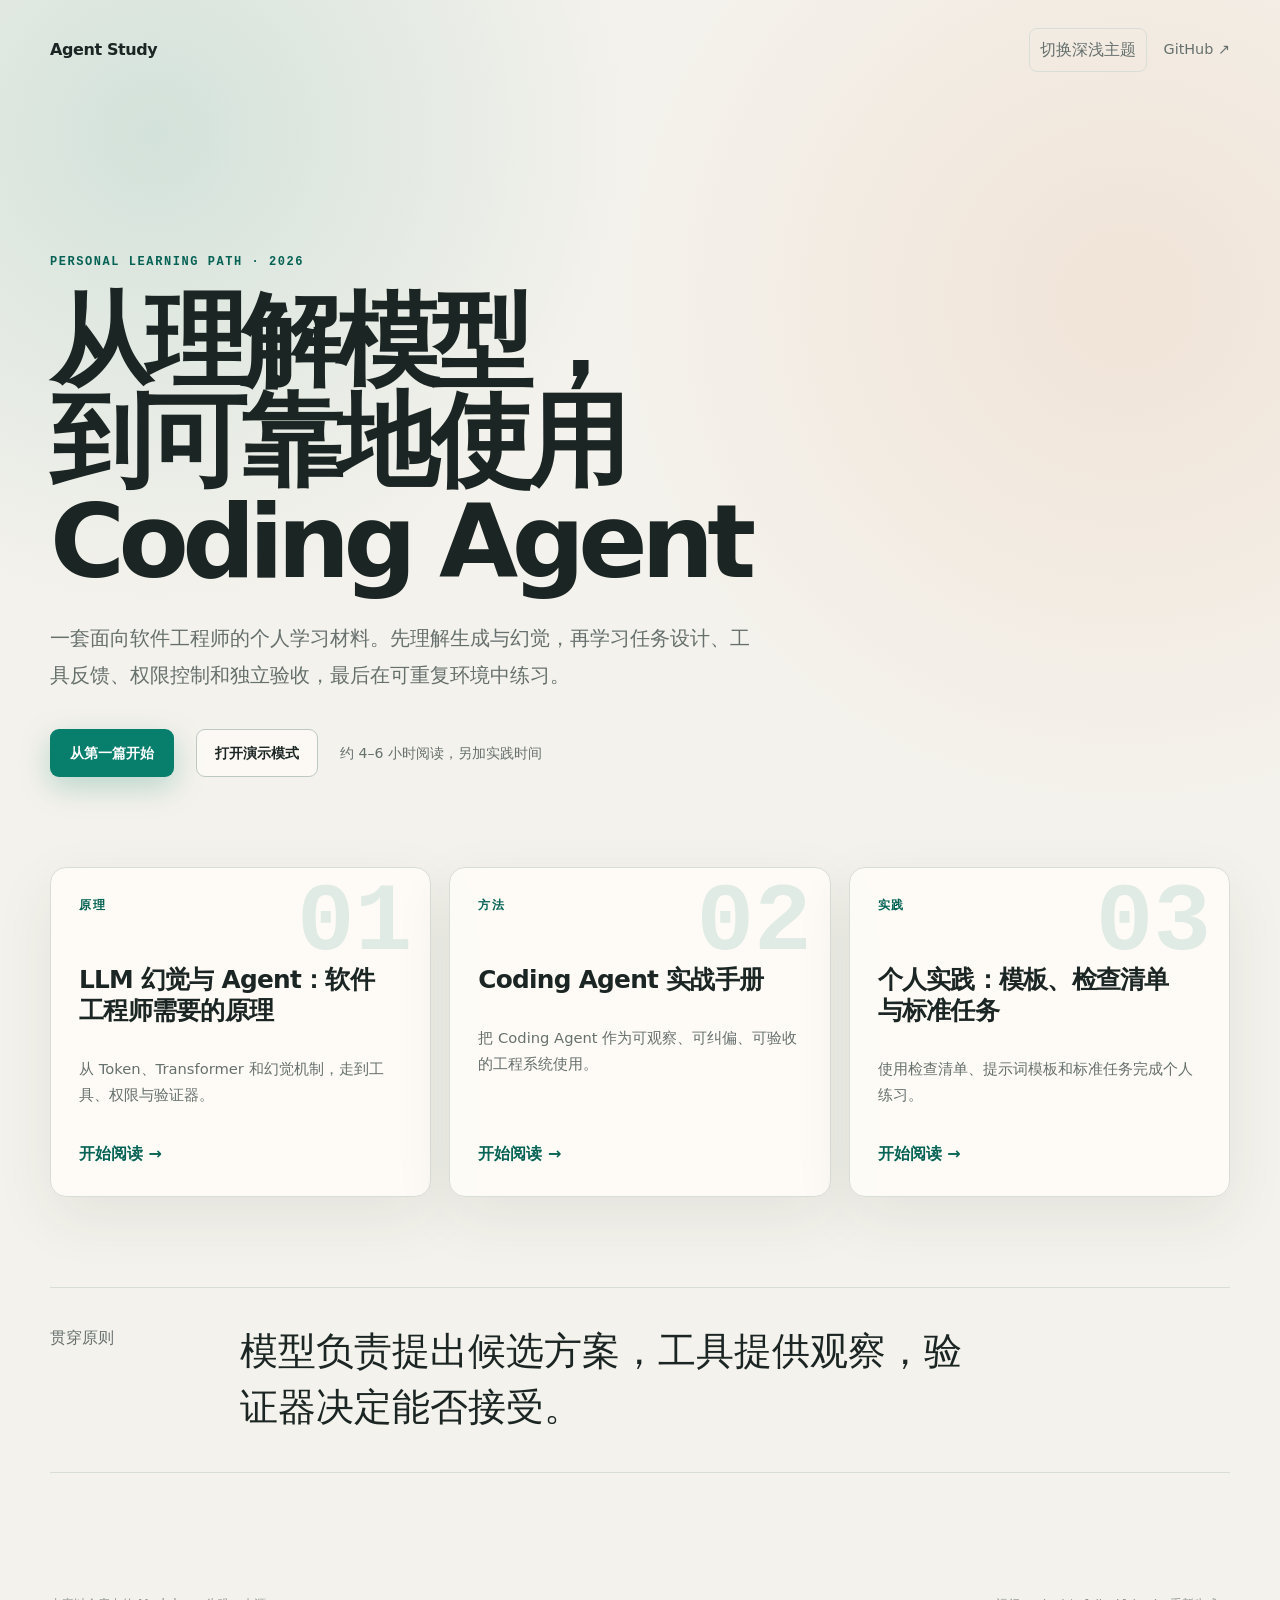
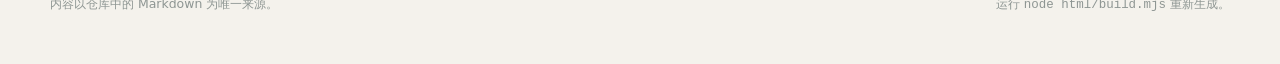
<file: html/index.html>
<!doctype html>
<html lang="zh-CN">
<head>
  <meta charset="utf-8">
  <meta name="viewport" content="width=device-width, initial-scale=1">
  <meta name="description" content="从 LLM 原理到 Coding Agent 实践的个人学习手册。">
  <title>Agent Study · 个人学习手册</title>
  <link rel="stylesheet" href="assets/style.css?v=20260726-10">
  <script defer src="assets/app.js?v=20260726-10"></script>
</head>
<body class="home-page">
  <header class="home-header">
    <a class="brand compact" href="index.html">Agent Study</a>
    <div>
      <button class="theme-button theme-toggle" type="button">切换深浅主题</button>
      <a class="github-link" href="https://github.com/jjdak/agentStudy" target="_blank" rel="noreferrer">GitHub ↗</a>
    </div>
  </header>
  <main class="home-main">
    <section class="hero">
      <p class="hero-kicker">PERSONAL LEARNING PATH · 2026</p>
      <h1>从理解模型，<br>到可靠地使用 Coding Agent</h1>
      <p class="hero-lead">一套面向软件工程师的个人学习材料。先理解生成与幻觉，再学习任务设计、工具反馈、权限控制和独立验收，最后在可重复环境中练习。</p>
      <div class="hero-actions">
        <a class="primary-button" href="01_foundations.html">从第一篇开始</a>
        <a class="secondary-button" href="01_foundations_slides.html">打开演示模式</a>
        <span>约 4–6 小时阅读，另加实践时间</span>
      </div>
    </section>
    <section class="learning-path" aria-label="学习路径">
      <a class="home-card" href="01_foundations.html">
      <span class="card-index">01</span>
      <span class="card-eyebrow">原理</span>
      <h2>LLM 幻觉与 Agent：软件工程师需要的原理</h2>
      <p>从 Token、Transformer 和幻觉机制，走到工具、权限与验证器。</p>
      <span class="card-action">开始阅读 →</span>
    </a>
<a class="home-card" href="02_coding_agent_playbook.html">
      <span class="card-index">02</span>
      <span class="card-eyebrow">方法</span>
      <h2>Coding Agent 实战手册</h2>
      <p>把 Coding Agent 作为可观察、可纠偏、可验收的工程系统使用。</p>
      <span class="card-action">开始阅读 →</span>
    </a>
<a class="home-card" href="03_personal_practice.html">
      <span class="card-index">03</span>
      <span class="card-eyebrow">实践</span>
      <h2>个人实践：模板、检查清单与标准任务</h2>
      <p>使用检查清单、提示词模板和标准任务完成个人练习。</p>
      <span class="card-action">开始阅读 →</span>
    </a>
    </section>
    <section class="principle-strip">
      <p>贯穿原则</p>
      <strong>模型负责提出候选方案，工具提供观察，验证器决定能否接受。</strong>
    </section>
  </main>
  <footer class="home-footer">
    <span>内容以仓库中的 Markdown 为唯一来源。</span>
    <span>运行 <code>node html/build.mjs</code> 重新生成。</span>
  </footer>
</body>
</html>
</file>
<file: html/assets/style.css>
:root {
  color-scheme: light;
  --bg: #f4f2ec;
  --surface: #fffdf8;
  --surface-strong: #ffffff;
  --text: #1b2523;
  --muted: #66706d;
  --faint: #8e9693;
  --line: #d9ddd7;
  --line-strong: #bdc8c2;
  --accent: #087f6d;
  --accent-dark: #056254;
  --accent-soft: #dceee8;
  --warm: #d97941;
  --code-bg: #17211f;
  --code-text: #e8efec;
  --shadow: 0 20px 60px rgba(28, 45, 41, 0.08);
  --sidebar-width: 280px;
  --toc-width: 250px;
  --content-width: 800px;
  font-family:
    Inter, "SF Pro Text", "PingFang SC", "Noto Sans CJK SC", "Microsoft YaHei",
    system-ui, sans-serif;
}

:root[data-theme="dark"] {
  color-scheme: dark;
  --bg: #101715;
  --surface: #151e1b;
  --surface-strong: #1a2521;
  --text: #e9eeeb;
  --muted: #a7b2ad;
  --faint: #7e8b86;
  --line: #2b3934;
  --line-strong: #40534b;
  --accent: #54c5ad;
  --accent-dark: #82dbc8;
  --accent-soft: #203b34;
  --warm: #ef9b68;
  --code-bg: #0b100f;
  --code-text: #e8efec;
  --shadow: 0 20px 60px rgba(0, 0, 0, 0.22);
}

* {
  box-sizing: border-box;
}

html {
  scroll-behavior: smooth;
}

body {
  margin: 0;
  background: var(--bg);
  color: var(--text);
  line-height: 1.75;
  -webkit-font-smoothing: antialiased;
}

a {
  color: var(--accent-dark);
  text-decoration-thickness: 1px;
  text-underline-offset: 0.2em;
}

button,
a {
  -webkit-tap-highlight-color: transparent;
}

button {
  font: inherit;
}

.reading-progress {
  position: fixed;
  inset: 0 0 auto 0;
  z-index: 100;
  height: 3px;
  background: transparent;
}

.reading-progress span {
  display: block;
  width: 0;
  height: 100%;
  background: linear-gradient(90deg, var(--accent), var(--warm));
}

.site-layout {
  display: grid;
  grid-template-columns: var(--sidebar-width) minmax(0, 1fr) var(--toc-width);
  min-height: 100vh;
}

.sidebar {
  position: sticky;
  top: 0;
  display: flex;
  flex-direction: column;
  height: 100vh;
  padding: 30px 24px 24px;
  border-right: 1px solid var(--line);
  background: color-mix(in srgb, var(--surface) 86%, transparent);
  backdrop-filter: blur(16px);
}

.brand {
  display: flex;
  gap: 12px;
  align-items: center;
  color: var(--text);
  text-decoration: none;
}

.brand-mark {
  display: grid;
  width: 38px;
  height: 38px;
  place-items: center;
  border-radius: 10px;
  background: var(--accent);
  color: #fff;
  font-family: ui-monospace, monospace;
  font-weight: 800;
}

.brand strong,
.brand small {
  display: block;
}

.brand strong {
  letter-spacing: -0.02em;
}

.brand small {
  margin-top: 2px;
  color: var(--muted);
  font-size: 0.74rem;
}

.chapter-nav {
  display: grid;
  gap: 8px;
  margin-top: 42px;
}

.chapter-link {
  display: grid;
  grid-template-columns: 30px 1fr;
  gap: 8px;
  align-items: start;
  padding: 11px 12px;
  border-radius: 10px;
  color: var(--muted);
  font-size: 0.85rem;
  line-height: 1.45;
  text-decoration: none;
}

.chapter-link:hover {
  background: var(--accent-soft);
  color: var(--text);
}

.chapter-link.is-active {
  background: var(--accent-soft);
  color: var(--accent-dark);
  font-weight: 650;
}

.chapter-number {
  color: var(--faint);
  font-family: ui-monospace, "SFMono-Regular", monospace;
  font-size: 0.72rem;
}

.sidebar-footer {
  display: grid;
  gap: 10px;
  margin-top: auto;
  color: var(--muted);
  font-size: 0.78rem;
}

.sidebar-footer a {
  color: inherit;
  text-decoration: none;
}

.sidebar-footer .presentation-entry {
  width: 100%;
  padding: 9px 11px;
  border: 1px solid color-mix(in srgb, var(--accent) 40%, var(--line));
  border-radius: 8px;
  background: var(--accent-soft);
  color: var(--accent-dark);
  font-weight: 700;
}

.theme-button {
  width: fit-content;
  padding: 7px 10px;
  border: 1px solid var(--line);
  border-radius: 8px;
  background: transparent;
  color: var(--muted);
  cursor: pointer;
}

.theme-button:hover {
  border-color: var(--line-strong);
  color: var(--text);
}

.document-main {
  min-width: 0;
  padding: 64px clamp(28px, 5vw, 80px) 110px;
}

.document {
  max-width: var(--content-width);
  margin: 0 auto;
}

.document > h1:first-child {
  margin: 0 0 24px;
  font-size: clamp(2.25rem, 5vw, 4.1rem);
  line-height: 1.08;
  letter-spacing: -0.045em;
}

.document h2,
.document h3,
.document h4 {
  position: relative;
  scroll-margin-top: 28px;
  line-height: 1.3;
  letter-spacing: -0.02em;
}

.document h2 {
  margin: 4.2rem 0 1.2rem;
  padding-top: 1.5rem;
  border-top: 1px solid var(--line);
  font-size: clamp(1.55rem, 2.5vw, 2.05rem);
}

.document h3 {
  margin: 2.8rem 0 1rem;
  font-size: 1.3rem;
}

.document h4 {
  margin: 2rem 0 0.7rem;
  font-size: 1.06rem;
}

.heading-anchor {
  margin-left: 0.4em;
  color: var(--faint);
  font-weight: 400;
  opacity: 0;
  text-decoration: none;
}

.document h2:hover .heading-anchor,
.document h3:hover .heading-anchor,
.document h4:hover .heading-anchor {
  opacity: 1;
}

.document p {
  margin: 0.9rem 0;
}

.document strong {
  color: color-mix(in srgb, var(--text) 88%, var(--accent));
}

.document blockquote {
  margin: 1.5rem 0 2.5rem;
  padding: 18px 22px;
  border: 1px solid color-mix(in srgb, var(--accent) 25%, var(--line));
  border-left: 4px solid var(--accent);
  border-radius: 0 12px 12px 0;
  background: var(--accent-soft);
  color: var(--text);
}

.document blockquote p {
  margin: 0;
}

.document ul,
.document ol {
  padding-left: 1.5rem;
}

.document li {
  margin: 0.45rem 0;
  padding-left: 0.25rem;
}

.task-item {
  list-style: none;
  margin-left: -1.5rem !important;
}

.task-item input {
  width: 1.05rem;
  height: 1.05rem;
  margin-right: 0.45rem;
  accent-color: var(--accent);
  vertical-align: -0.12rem;
}

.document code {
  padding: 0.15em 0.38em;
  border: 1px solid var(--line);
  border-radius: 5px;
  background: color-mix(in srgb, var(--surface-strong) 68%, var(--accent-soft));
  font-family: "SFMono-Regular", Consolas, "Liberation Mono", monospace;
  font-size: 0.88em;
}

.code-block {
  position: relative;
  margin: 1.5rem 0;
}

.code-block pre {
  overflow-x: auto;
  margin: 0;
  padding: 20px 22px;
  border: 1px solid color-mix(in srgb, var(--line) 60%, transparent);
  border-radius: 12px;
  background: var(--code-bg);
  box-shadow: var(--shadow);
  color: var(--code-text);
  line-height: 1.55;
}

.code-block pre code {
  padding: 0;
  border: 0;
  background: transparent;
  color: inherit;
  font-size: 0.84rem;
}

.copy-code {
  position: absolute;
  z-index: 1;
  top: 10px;
  right: 10px;
  padding: 4px 9px;
  border: 1px solid rgba(255, 255, 255, 0.2);
  border-radius: 6px;
  background: rgba(255, 255, 255, 0.08);
  color: #bfcac6;
  cursor: pointer;
  font-size: 0.72rem;
}

.math-block {
  overflow-x: auto;
  margin: 1.5rem 0;
  padding: 16px;
  border: 1px solid var(--line);
  border-radius: 12px;
  background: var(--surface-strong);
  text-align: center;
}

.mermaid {
  overflow-x: auto;
  margin: 1.7rem 0;
  padding: 20px;
  border: 1px solid var(--line);
  border-radius: 14px;
  background: var(--surface-strong);
  box-shadow: var(--shadow);
  text-align: center;
}

.document img {
  display: block;
  max-width: 100%;
  height: auto;
  margin: 1.8rem auto 0.8rem;
  border: 1px solid var(--line);
  border-radius: 14px;
  background: #fff;
  box-shadow: var(--shadow);
}

.image-link {
  display: block;
  text-decoration: none;
}

.document p > em:first-child:last-child {
  display: block;
  color: var(--muted);
  font-size: 0.86rem;
  line-height: 1.6;
}

.table-wrap {
  overflow-x: auto;
  margin: 1.6rem 0;
  border: 1px solid var(--line);
  border-radius: 12px;
}

table {
  width: 100%;
  border-collapse: collapse;
  background: var(--surface-strong);
  font-size: 0.88rem;
}

th,
td {
  padding: 11px 13px;
  border-bottom: 1px solid var(--line);
  text-align: left;
  vertical-align: top;
}

th {
  background: var(--accent-soft);
  color: var(--text);
  font-weight: 680;
}

tr:last-child td {
  border-bottom: 0;
}

.page-toc {
  position: sticky;
  top: 0;
  align-self: start;
  max-height: 100vh;
  overflow-y: auto;
  padding: 66px 26px 30px 0;
  font-size: 0.76rem;
}

.toc-title {
  margin-bottom: 12px;
  color: var(--text);
  font-weight: 700;
}

.toc-link {
  display: block;
  margin: 0 0 9px;
  border-left: 2px solid var(--line);
  color: var(--muted);
  line-height: 1.45;
  text-decoration: none;
}

.toc-link:hover,
.toc-link.is-current {
  border-color: var(--accent);
  color: var(--accent-dark);
}

.toc-level-2 {
  padding-left: 10px;
}

.toc-level-3 {
  padding-left: 22px;
}

.back-to-top {
  display: inline-block;
  margin-top: 14px;
  color: var(--faint);
  text-decoration: none;
}

.page-switcher {
  display: grid;
  grid-template-columns: 1fr 1fr;
  gap: 16px;
  margin-top: 5rem;
  padding-top: 2rem;
  border-top: 1px solid var(--line);
}

.page-switcher a {
  display: flex;
  flex-direction: column;
  min-height: 100px;
  justify-content: center;
  padding: 18px;
  border: 1px solid var(--line);
  border-radius: 12px;
  background: var(--surface);
  color: var(--text);
  text-decoration: none;
}

.page-switcher a:hover {
  border-color: var(--accent);
  transform: translateY(-1px);
}

.page-switcher .next {
  text-align: right;
}

.page-switcher span {
  color: var(--faint);
  font-size: 0.72rem;
}

.mobile-header {
  display: none;
}

.home-page {
  min-height: 100vh;
  background:
    radial-gradient(circle at 12% 8%, color-mix(in srgb, var(--accent) 14%, transparent), transparent 30rem),
    radial-gradient(circle at 88% 18%, color-mix(in srgb, var(--warm) 12%, transparent), transparent 32rem),
    var(--bg);
}

.home-header,
.home-main,
.home-footer {
  width: min(1180px, calc(100% - 48px));
  margin-inline: auto;
}

.home-header {
  display: flex;
  justify-content: space-between;
  align-items: center;
  padding: 28px 0;
}

.home-header > div {
  display: flex;
  gap: 16px;
  align-items: center;
}

.brand.compact {
  font-weight: 750;
  letter-spacing: -0.025em;
}

.github-link {
  color: var(--muted);
  font-size: 0.9rem;
  text-decoration: none;
}

.hero {
  max-width: 920px;
  padding: clamp(70px, 11vw, 140px) 0 90px;
}

.hero-kicker,
.card-eyebrow {
  color: var(--accent-dark);
  font-family: ui-monospace, "SFMono-Regular", monospace;
  font-size: 0.75rem;
  font-weight: 750;
  letter-spacing: 0.13em;
}

.hero h1 {
  max-width: 870px;
  margin: 18px 0 28px;
  font-size: clamp(3rem, 8vw, 6.5rem);
  line-height: 0.98;
  letter-spacing: -0.065em;
}

.hero-lead {
  max-width: 710px;
  color: var(--muted);
  font-size: clamp(1.05rem, 2vw, 1.27rem);
  line-height: 1.8;
}

.hero-actions {
  display: flex;
  gap: 22px;
  align-items: center;
  margin-top: 36px;
  color: var(--muted);
  font-size: 0.88rem;
}

.primary-button {
  display: inline-flex;
  min-height: 48px;
  align-items: center;
  padding: 0 20px;
  border-radius: 9px;
  background: var(--accent);
  box-shadow: 0 10px 30px color-mix(in srgb, var(--accent) 25%, transparent);
  color: #fff;
  font-weight: 700;
  text-decoration: none;
}

.primary-button:hover {
  background: var(--accent-dark);
}

.secondary-button {
  display: inline-flex;
  min-height: 48px;
  align-items: center;
  padding: 0 18px;
  border: 1px solid var(--line-strong);
  border-radius: 9px;
  background: color-mix(in srgb, var(--surface) 72%, transparent);
  color: var(--text);
  font-weight: 700;
  text-decoration: none;
}

.secondary-button:hover {
  border-color: var(--accent);
  color: var(--accent-dark);
}

.learning-path {
  display: grid;
  grid-template-columns: repeat(3, 1fr);
  gap: 18px;
}

.home-card {
  position: relative;
  display: flex;
  min-height: 330px;
  flex-direction: column;
  padding: 28px;
  overflow: hidden;
  border: 1px solid var(--line);
  border-radius: 16px;
  background: color-mix(in srgb, var(--surface) 88%, transparent);
  box-shadow: var(--shadow);
  color: var(--text);
  text-decoration: none;
  transition:
    transform 150ms ease,
    border-color 150ms ease;
}

.home-card:hover {
  border-color: var(--accent);
  transform: translateY(-4px);
}

.card-index {
  position: absolute;
  top: 8px;
  right: 18px;
  color: color-mix(in srgb, var(--accent) 12%, transparent);
  font-family: ui-monospace, monospace;
  font-size: 6rem;
  font-weight: 800;
  line-height: 1;
}

.home-card h2 {
  position: relative;
  max-width: 300px;
  margin: 48px 0 14px;
  font-size: 1.55rem;
  line-height: 1.25;
  letter-spacing: -0.03em;
}

.home-card p {
  position: relative;
  color: var(--muted);
  font-size: 0.92rem;
}

.card-action {
  margin-top: auto;
  color: var(--accent-dark);
  font-weight: 700;
}

.principle-strip {
  display: grid;
  grid-template-columns: 160px 1fr;
  gap: 30px;
  margin: 90px 0;
  padding: 36px 0;
  border-top: 1px solid var(--line);
  border-bottom: 1px solid var(--line);
}

.principle-strip p {
  margin: 0;
  color: var(--muted);
}

.principle-strip strong {
  max-width: 750px;
  font-family: Georgia, "Noto Serif CJK SC", serif;
  font-size: clamp(1.45rem, 3vw, 2.4rem);
  font-weight: 500;
  line-height: 1.45;
}

.home-footer {
  display: flex;
  justify-content: space-between;
  padding: 30px 0 50px;
  color: var(--faint);
  font-size: 0.78rem;
}

.home-footer code {
  font-family: ui-monospace, monospace;
}

.icon-button {
  display: grid;
  width: 38px;
  height: 38px;
  place-items: center;
  border: 1px solid var(--line);
  border-radius: 8px;
  background: var(--surface);
  color: var(--text);
  cursor: pointer;
}

@media (max-width: 1180px) {
  .site-layout {
    grid-template-columns: var(--sidebar-width) minmax(0, 1fr);
  }

  .page-toc {
    display: none;
  }
}

@media (max-width: 780px) {
  .site-layout {
    display: block;
  }

  .mobile-header {
    position: sticky;
    z-index: 50;
    top: 0;
    display: flex;
    min-height: 58px;
    justify-content: space-between;
    align-items: center;
    padding: 9px 16px;
    border-bottom: 1px solid var(--line);
    background: color-mix(in srgb, var(--surface) 90%, transparent);
    backdrop-filter: blur(14px);
  }

  .mobile-actions {
    display: flex;
    gap: 8px;
  }

  .sidebar {
    position: fixed;
    z-index: 40;
    inset: 58px 0 0 0;
    width: 100%;
    height: auto;
    padding: 28px 20px;
    border-right: 0;
    transform: translateX(-105%);
    transition: transform 180ms ease;
  }

  body.nav-open {
    overflow: hidden;
  }

  body.nav-open .sidebar {
    transform: translateX(0);
  }

  .sidebar > .brand {
    display: none;
  }

  .chapter-nav {
    margin-top: 0;
  }

  .document-main {
    padding: 48px 20px 80px;
  }

  .document > h1:first-child {
    font-size: 2.25rem;
  }

  .document h2 {
    margin-top: 3.2rem;
  }

  .page-switcher {
    grid-template-columns: 1fr;
  }

  .learning-path {
    grid-template-columns: 1fr;
  }

  .home-card {
    min-height: 280px;
  }

  .hero {
    padding-top: 70px;
  }

  .hero h1 {
    font-size: clamp(2.75rem, 15vw, 5rem);
  }

  .hero-actions,
  .home-footer {
    align-items: flex-start;
    flex-direction: column;
  }

  .principle-strip {
    grid-template-columns: 1fr;
  }
}

@media print {
  .sidebar,
  .page-toc,
  .mobile-header,
  .reading-progress,
  .copy-code,
  .page-switcher {
    display: none !important;
  }

  .site-layout {
    display: block;
  }

  .document-main {
    padding: 0;
  }

  .document {
    max-width: none;
  }

  .document a {
    color: inherit;
  }
}
</file>
